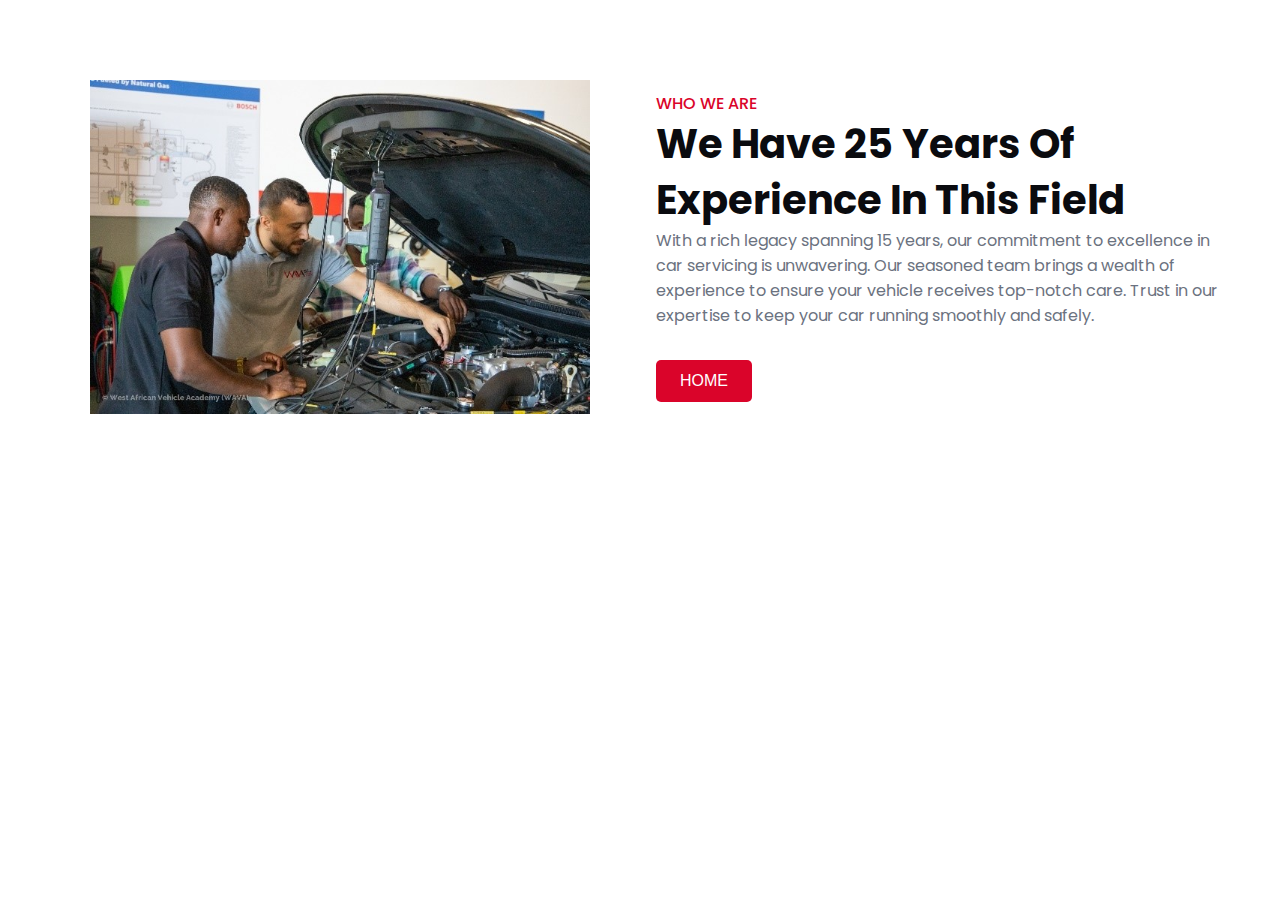
<file: about.html>
<!DOCTYPE html>
<html lang="en">
<head>
    <meta charset="UTF-8">
    <meta name="viewport" content="width=device-width, initial-scale=1.0">
    <title>About section</title>
    <link rel="stylesheet" href="style.css">
</head>
<body>
    
    <section class="section__container experience__container" id="about">
        <div class="experience__image">
          <img src="assets/auto.jpg" alt="experience" />
        </div>
        <div class="experience__content">
          <p class="section__subheader">WHO WE ARE</p>
          <h2 class="section__header">
            We Have 25 Years Of Experience In This Field
          </h2>
          <p class="section__description">
            With a rich legacy spanning 15 years, our commitment to excellence in
            car servicing is unwavering. Our seasoned team brings a wealth of
            experience to ensure your vehicle receives top-notch care. Trust in
            our expertise to keep your car running smoothly and safely.
          </p>
          <a href="index.html">
          <button class="btn">HOME</button>
        </a>
        </div>
      </section>
</body>
</html>
</file>
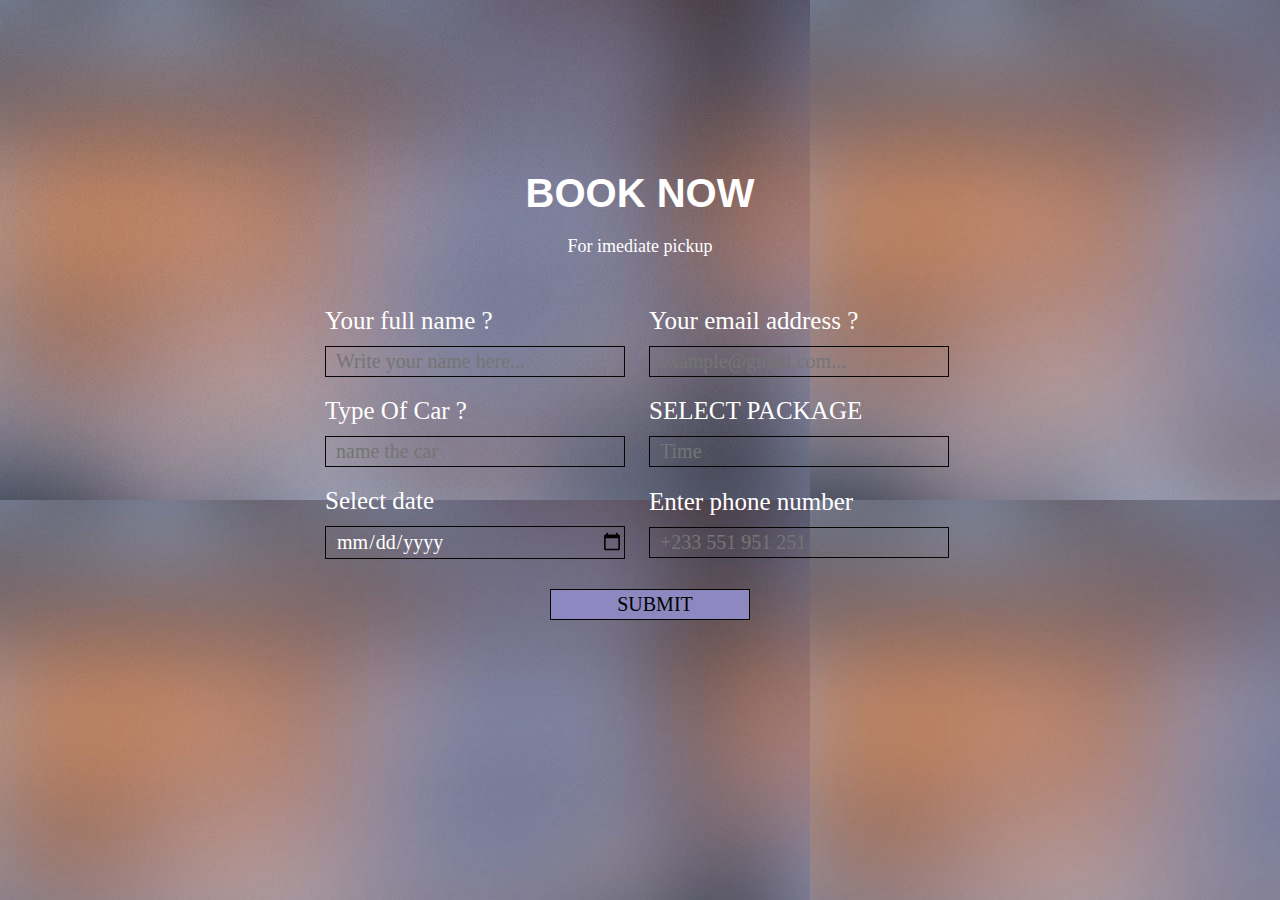
<file: booking.html>
<!DOCTYPE html>
<html lang="en">

<head>
    <meta charset="UTF-8">
    <meta http-equiv="X-UA-Compatible" content="IE=edge">
    <meta name="viewport" content="width=device-width, initial-scale=1.0">
    <link rel="stylesheet" href="style.css">
    <title>Bookings</title>
</head>

<body class="main_bg">
    <div class="form">
        <div class="form-text">
            <h1>BOOK NOW</h1>
            <p>For imediate pickup</p>
        </div>
        <div class="main-form">
            <form action="index.php" method="get">
                <div>
                    <span>Your full name ?</span>
                    <input type="text" name="name" id="name" placeholder="Write your name here..." required>
                </div>
                <div>
                    <span>Your email address ?</span>
                    <input type="email" name="name" id="name" placeholder="example@gmail.com..." required> 
                </div>
                <div>
                    <!-- <---this is the select option--->
                        <span>Type Of Car ?</span>
                        <input type="text" name="time" id="time" placeholder="name the car" required>
                    <!-- <---this is the select option--->
                </div>

                <div>
                    <span>SELECT PACKAGE </span>
                    <input type="text" name="time" id="time" placeholder="Time" required>
                </div>
                <div>
                    <span>Select date</span>
                    <input type="date" name="date" id="date" placeholder="date" required>
                </div>
                <div>
                    <span>Enter phone number</span>
                    <input type="number" name="number" id="number" placeholder="+233 551 951 251" required>
                </div>
                <div id="submit">
                    <input type="submit" value="SUBMIT" id="submit">
                </div>


            </form>
        </div>
    </div>
</body>

</html>
</body>
</html>
</file>
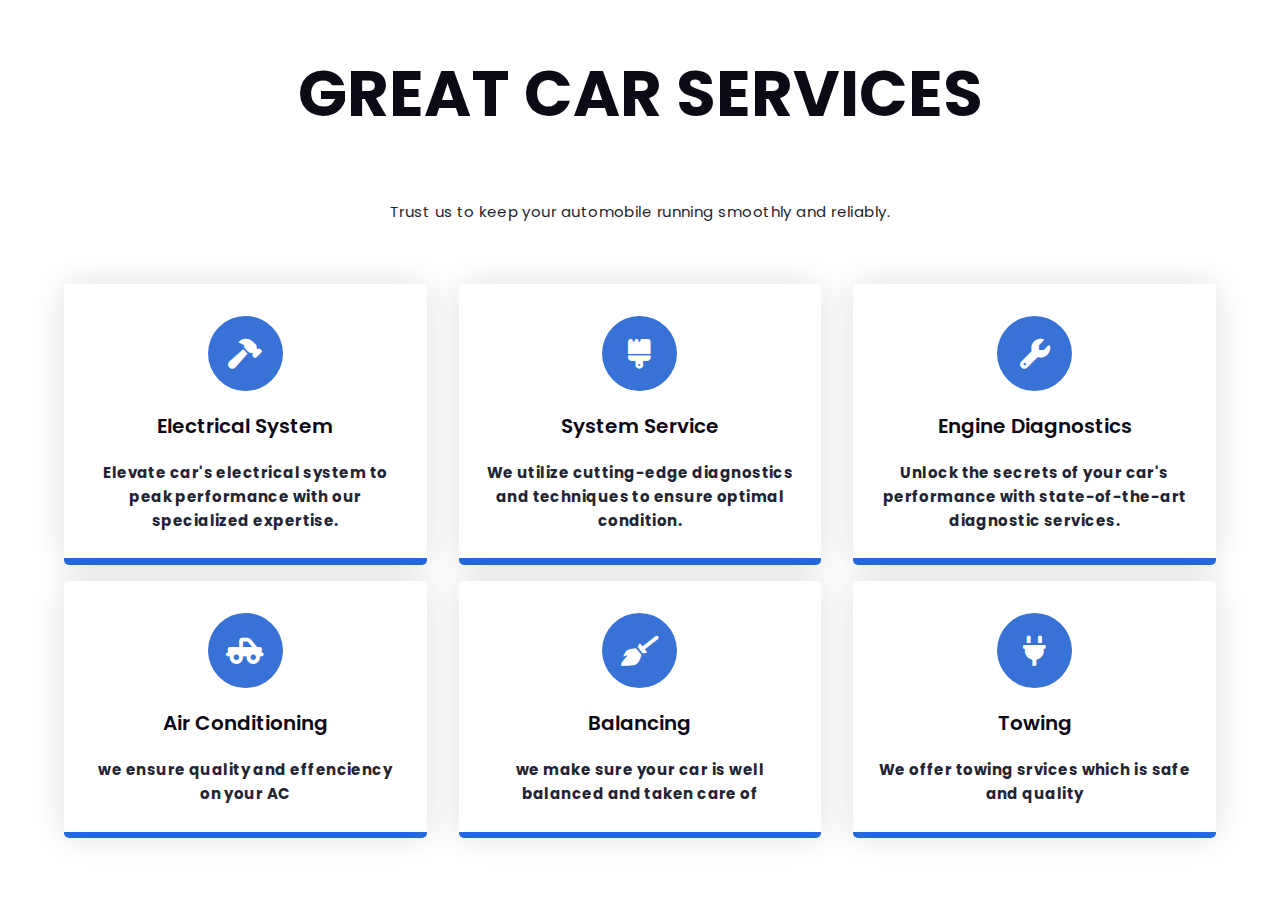
<file: service.html>
<!DOCTYPE html>
<html lang="en">
  <head>
    <meta name="viewport" content="width=device-width, initial-scale=1.0" />
    <title> Services Section</title>
    <!-- Font Awesome CDN-->
    <link
      rel="stylesheet"
      href="https://cdnjs.cloudflare.com/ajax/libs/font-awesome/6.0.0-beta3/css/all.min.css"
    />
    <!-- Google Font -->
    <link
      href="https://fonts.googleapis.com/css2?family=Poppins:wght@400;500;600&display=swap"
      rel="stylesheet"
    />
    <!-- Stylesheet -->
    <link rel="stylesheet" href="styles2.css" />
  </head>
  <body>
    <section>
      <div class="row">
        <h1 class="section-heading">GREAT CAR SERVICES</h>
      </div>
      <p class="section__description">
        Trust us to keep your automobile running smoothly and reliably.
      </p>
      <div class="row">
        <div class="column">
          <div class="card">
            <div class="icon-wrapper">
              <i class="fas fa-hammer"></i>
            </div>
            <h3>Electrical System</h3>
            <p>
              Elevate car's electrical system to peak performance with our
              specialized expertise.
            </p>
          </div>
        </div>
        <div class="column">
          <div class="card">
            <div class="icon-wrapper">
              <i class="fas fa-brush"></i>
            </div>
            <h3> System Service </h3>
            <p>
              We utilize cutting-edge diagnostics and techniques to ensure
              optimal condition.
            </p>
          </div>
        </div>
        <div class="column">
          <div class="card">
            <div class="icon-wrapper">
              <i class="fas fa-wrench"></i>
            </div>
            <h3>Engine Diagnostics</h3>
            <p>
              Unlock the secrets of your car's performance with state-of-the-art
              diagnostic services.
            </p>
          </div>
        </div>
        <div class="column">
          <div class="card">
            <div class="icon-wrapper">
              <i class="fas fa-truck-pickup"></i>
            </div>
            <h3>Air Conditioning</h3>
            <p>
              we ensure quality and effenciency on your AC
            </p>
          </div>
        </div>
        <div class="column">
          <div class="card">
            <div class="icon-wrapper">
              <i class="fas fa-broom"></i>
            </div>
            <h3>Balancing</h3>
            <p>
             we make sure your car is well balanced and taken care of
            </p>
          </div>
        </div>
        <div class="column">
          <div class="card">
            <div class="icon-wrapper">
              <i class="fas fa-plug"></i>
            </div>
            <h3>Towing</h3>
            <p>
             We offer towing srvices which is safe and quality
            </p>
          </div>
        </div>
      </div>
    </section>
  </body>
</html>
</file>
<file: style.css>
@import url("https://fonts.googleapis.com/css2?family=Poppins:wght@400;500;600;700&display=swap");

:root {
  --primary-color: #da042a;
  --primary-color-dark: #c00427;
  --secondary-color: #15151f;
  --secondary-color-dark: #0a0b0f;
  --text-light: #6b7280;
  --extra-light: #f8f7fd;
  --white: #ffffff;
  --max-width: 1200px;
}

* {
  padding: 0;
  margin: 0;
  box-sizing: border-box;
}


.section__container {
  max-width: var(--max-width);
  margin: auto;
  padding: 5rem 1rem;
}

.section__subheader {
  font-size: 1rem;
  font-weight: 500;
  color: var(--primary-color);
}

.section__header {
  font-size: 2.5rem;
  font-weight: 700;
  line-height: 3.5rem;
  color: var(--secondary-color-dark);
}

.section__description {
  margin-bottom: 2rem;
  color: var(--text-light);
}

.btn {
  padding: 0.75rem 1.5rem;
  font-size: 1rem;
  color: var(--white);
  background-color: var(--primary-color);
  outline: none;
  border: none;
  border-radius: 5px;
  transition: 0.3s;
  cursor: pointer;
}

.btn:hover {
  background-color: blue;
}

img {
  width: 100%;
  display: flex;
}

.logo img {
  max-width: 150px;
}

a {
  text-decoration: none;
}

ul {
  list-style: none;
}

html,
body {
  scroll-behavior: smooth;
}

body {
  font-family: "Poppins", sans-serif;
}

.header {
  padding-block: 5rem;
  background-image: linear-gradient(rgba(0, 0, 0, 0.5), rgba(0, 0, 0, 0.5)),
    url("assets/header.jpg");
  background-size: cover;
  background-position: center center;
  background-repeat: no-repeat;
}


/*nav section*/
nav {
  position: fixed;
  isolation: isolate;
  top: 0;
  width: 100%;
  max-width: var(--max-width);
  margin: auto;
  z-index: 9;
}

.nav__bar {
  padding: 1rem;
  display: flex;
  align-items: center;
  justify-content: space-between;
  gap: 2rem;
  background-color: var(--secondary-color-dark);
}

.nav__menu__btn {
  font-size: 1.5rem;
  color: var(--white);
  cursor: pointer;
}

.nav__links {
  position: absolute;
  width: 100%;
  padding: 2rem;
  display: flex;
  flex-direction: column;
  align-items: center;
  gap: 2rem;
  background-color: var(--secondary-color);
  transform: translateY(-100%);
  transition: 0.5s;
  z-index: -1;
}

.nav__links.open {
  transform: translateY(0);
}

.nav__links a {
  color: var(--white);
  transition: 0.3s;
}

.nav__links a:hover {
  color: var(--primary-color);
}

.header__content {
  max-width: 600px;
}

.header__content h1 {
  margin-bottom: 2rem;
  font-size: 3rem;
  font-weight: 600;
  line-height: 4rem;
  color: var(--white);
}

.banner__container {
  display: grid;
  grid-auto-rows: minmax(0, 350px);
}

.banner__card {
  padding: 5rem 2rem;
  display: grid;
  place-content: center;
}

.banner__card:nth-child(1) {
  background-color: var(--secondary-color);
}

.banner__card:nth-child(2) {
  background-color: var(--secondary-color-dark);
}

.banner__card h4 {
  max-width: 300px;
  margin: auto;
  font-size: 1.2rem;
  font-weight: 600;
  color: var(--white);
}

.banner__image img {
  height: 100%;
  object-fit: cover;
}


/*experince section*/
.experience__container {
  display: grid;
  gap: 2rem;
}

.experience__image img {
  max-width: 500px;
  margin: auto;
}


/* service section*/
.service {
  background-color: var(--extra-light);
}

.service__container {
  text-align: center;
}

.service__grid {
  margin-top: 4rem;
  display: grid;
  gap: 4rem 2rem;
}

.service__card img {
  max-width: 150px;
  margin-inline: auto;
  margin-bottom: 1rem;
  border-radius: 100%;
  box-shadow: 5px 5px 20px rgba(0, 0, 0, 0.2);
}

.service__card h4 {
  margin-bottom: 0.5rem;
  font-size: 1.2rem;
  font-weight: 600;
  color: var(--secondary-color-dark);
}

.service__card p {
  color: var(--text-light);
}


/*customize section*/
.customisation {
  background-image: linear-gradient(rgba(0, 0, 0, 0.7), rgba(0, 0, 0, 0.7)),
    url("assets/customisation.jpg");
  background-size: cover;
  background-position: center center;
  background-repeat: no-repeat;
}

.customisation__container {
  text-align: center;
}

.customisation__container :is(.section__header, .section__description) {
  max-width: 750px;
  margin: auto;
  color: var(--white);
}

.customisation__grid {
  margin-top: 4rem;
  display: grid;
  gap: 4rem 2rem;
}

.customisation__card h4 {
  font-size: 3rem;
  font-weight: 700;
  color: var(--white);
}

.customisation__card p {
  color: var(--white);
}


/*price section*/
.price__container {
  text-align: center;
}

.price__grid {
  margin-top: 4rem;
  display: grid;
  gap: 2rem 1rem;
}

.price__card {
  position: relative;
  overflow: hidden;
  padding: 4rem 1rem;
  border-top: 5px solid var(--extra-light);
  border-radius: 10px;
  box-shadow: 5px 5px 20px rgba(0, 0, 0, 0.2);
  transition: 0.3s;
}

.price__card:hover {
  border-color: rgb(48, 48, 207);
  background-color: var(--extra-light);
}

.price__card__ribbon {
  position: absolute;
  width: fit-content;
  top: 2rem;
  right: -4.5rem;
  transform: rotate(45deg);
  padding: 5px 5rem;
  font-size: 0.9rem;
  color: var(--white);
  background-color: var(--primary-color);
  transition: 0.3s;
}

.price__card:hover .price__card__ribbon {
  font-size: 1rem;
}

.price__card h4 {
  font-size: 1.2rem;
  font-weight: 600;
  color: var(--secondary-color-dark);
}

.price__card h3 {
  margin-bottom: 1rem;
  font-size: 2.5rem;
  font-weight: 600;
  color: var(--secondary-color-dark);
  transition: 0.3s;
}

.price__card h3 sup {
  font-size: 1.2rem;
  font-weight: 500;
  color: var(--text-light);
}

.price__card:hover h3 {
  color: var(--primary-color);
}

.price__card p {
  margin-bottom: 1rem;
  color: var(--text-light);
}

.price__card .btn {
  margin-top: 1rem;
  min-width: 150px;
}


/*contact section*/
.contact {
  background-image: linear-gradient(rgba(0, 0, 0, 0.7), rgba(0, 0, 0, 0.7)),
    url("assets/contact.jpg");
  background-size: cover;
  background-position: center center;
  background-repeat: no-repeat;
}

.contact__container :is(.section__header, .section__description) {
  color: var(--white);
}

.contact__btns {
  display: flex;
  align-items: center;
  gap: 1rem;
}

.contact__btns .btn:nth-child(1) {
  background-color: transparent;
  border: 2px solid var(--white);
}

.contact__btns .btn:nth-child(2) {
  color: var(--primary-color);
  background-color: var(--white);
  border: 2px solid var(--white);
}



/*client section*/
.testimonial__container {
  text-align: center;
}

.swiper {
  width: 100%;
  margin-top: 4rem;
  padding-bottom: 4rem;
}

.testimonial__card {
  max-width: 600px;
  margin: auto;
}

.testimonial__card img {
  max-width: 100px;
  margin: auto;
  margin-bottom: 1rem;
  border-radius: 100%;
  box-shadow: 5px 5px 20px rgba(0, 0, 0, 0.2);
}

.testimonial__card p {
  margin-top: 2rem;
  margin-bottom: 1rem;
  color: var(--secondary-color-dark);
}

.testimonial__card h4 {
  font-size: 1.2rem;
  font-weight: 500;
  color: var(--primary-color);
}


/*footer section*/
.footer {
  background-color: var(--secondary-color-dark);
}


/*suscribe form in footer*/
.subscribe__container {
  padding-bottom: 0;
  display: grid;
  gap: 2rem;
}

.subscribe__content .section__header {
  color: var(--white);
}

.subscribe__form form {
  width: 100%;
  max-width: 400px;
  margin-left: auto;
  display: flex;
  align-items: center;
  gap: 1rem;
}

.subscribe__form input {
  width: 100%;
  padding: 0.75rem 1rem;
  outline: none;
  border: none;
  border-radius: 5px;
}

.footer__container {
  display: grid;
  gap: 4rem 2rem;
}

.footer__logo {
  margin-bottom: 2rem;
}

.footer__socials {
  display: flex;
  align-items: center;
  gap: 1rem;
}

.footer__socials a {
  padding: 5px 10px;
  font-size: 1.25rem;
  color: var(--text-light);
  background-color: var(--secondary-color);
  border-radius: 100%;
  transition: 0.3s;
}

.footer__socials a:hover {
  color: var(--primary-color);
  background-color: var(--white);
}

.footer__col h4 {
  margin-bottom: 2rem;
  font-size: 1.2rem;
  font-weight: 600;
  color: var(--white);
}

.footer__links li {
  margin-bottom: 1rem;
}

.footer__links a {
  color: var(--text-light);
  transition: 0.3s;
}

.footer__links a:hover {
  color: var(--white);
}

.footer__links p {
  color: var(--text-light);
}

.footer__links p span {
  font-weight: 500;
  color: var(--white);
}

.footer__bar {
  padding: 1rem;
  font-size: 0.8rem;
  color: var(--white);
  background-color: var(--secondary-color);
  text-align: center;
}

@media (width > 480px) {
  .header__content h1 {
    font-size: 4rem;
    line-height: 5rem;
  }

  .banner__container {
    grid-template-columns: repeat(2, 1fr);
  }

  .banner__image {
    grid-column: 1/3;
  }

  .service__grid {
    grid-template-columns: repeat(2, 1fr);
  }

  .customisation__grid {
    grid-template-columns: repeat(2, 1fr);
  }

  .price__grid {
    grid-template-columns: repeat(2, 1fr);
  }

  .footer__container {
    grid-template-columns: repeat(2, 1fr);
  }

  .footer__col:first-child {
    grid-column: 1/3;
  }
}

@media (width > 768px) {
  nav {
    padding: 2rem 1rem;
    position: static;
    display: flex;
    align-items: center;
    justify-content: space-between;
  }

  .nav__bar {
    padding: 0;
    background-color: transparent;
  }

  .nav__menu__btn {
    display: none;
  }

  .nav__links {
    padding: 0;
    width: unset;
    position: static;
    transform: none;
    flex-direction: row;
    background-color: transparent;
  }

  .header {
    padding-top: 0;
  }

  .header__content h1 {
    font-size: 5rem;
    line-height: 6rem;
  }

  .banner__container {
    grid-template-columns: repeat(4, 1fr);
  }

  .banner__image {
    grid-column: 3/5;
  }

  .experience__container {
    grid-template-columns: repeat(2, 1fr);
    align-items: center;
  }

  .service__grid {
    grid-template-columns: repeat(4, 1fr);
  }

  .customisation__grid {
    grid-template-columns: repeat(4, 1fr);
  }

  .price__grid {
    grid-template-columns: repeat(3, 1fr);
  }

  .contact__container {
    display: grid;
    grid-template-columns: repeat(2, 1fr);
  }

  .contact__content {
    grid-column: 2/3;
  }

  .subscribe__container {
    grid-template-columns: repeat(2, 1fr);
    align-items: center;
  }

  .footer__container {
    grid-template-columns: repeat(4, 1fr);
  }

  .footer__col:first-child {
    max-width: 400px;
  }
}

@media (width > 1024px) {
  .price__grid {
    gap: 2rem;
  }
}


/*booking form*/
.main_bg{
  background-image:url(assets/bookBg.jpg);
  max-width: 1280px;
  height: 800px;
  display: flex;
  justify-content: center;
  align-items: center;
  margin: 0 auto;
}
.form{
  width: 650px;
}

.form-text{
  text-align: center;
  margin: 0 0 40px 0;
}
.form-text h1 span img{
  margin: 0 10px;

}
.form-text h1{
  color: #fff;
  font-family: Arial, Helvetica, sans-serif;
  font-size: 40px;
  margin-bottom: 20px;
}
.form-text p{
  color: #fff;
  font-family: 'Akaya Telivigala', cursive;
  font-size: large;
}

.main-form div{
  margin: 10px 10px;
  width: 300px;
  display: inline-block;
}
.main-form div input {
  width: 100%;
  font-family: 'Akaya Telivigala', cursive;
  background: none;
  border: 1px solid #050503;;
  font-size: 20px;
  color: #fff;
  outline: none;
  padding: 3px 0 3px 10px;
  margin-top: 10px;
}
.main-form div select{
  width: 104%;
  font-family: 'Akaya Telivigala', cursive;
  background: none;
  border: 1px solid #ffca00;;
  font-size: 20px;
  color: #fff;
  outline: none;
  padding: 3px 0 3px 10px;
  margin-top: 10px;
}
.main-form div span{
  width: 100%;
  font-family: 'Akaya Telivigala', cursive;
  color: #fff;
  font-size: 25px;
}

#submit{
  width: 100%;
  text-align: center;
}
#submit input{
  font-family: 'Akaya Telivigala', cursive;
  width: 200px;
  background-color: rgb(141, 137, 192) !important;
  color: black !important;
  transition: all .3s;
}
#submit input:hover{
  font-family: 'Akaya Telivigala', cursive;
  width: 200px;
  background-color: black !important;
  color: #fff !important;
}
#submit input:active{
  font-size: 19px;
  background-color: rgb(46, 20, 5) !important;
  color: #fff !important;
}


@media screen and (max-width:710px) {
  .main-form{
      text-align: center;
  }
}
</file>
<file: styles2.css>
/* css for client page*/

* {
    padding:0;
    margin: 0;
    box-sizing: border-box;
    font-family: "Poppins", sans-serif;
  }

  section {
    height: 100vh;
    width: 100%;
    display: grid;
    place-items: center;
  }
  .row {
    display: flex;
    flex-wrap: wrap;
  }
  .column {
    width: 100%;
    padding: 0 1em 1em 1em;
    text-align: center;
    font-weight: bold;
  }
  .card {
    width: 100%;
    height: 100%;
    padding: 2em 1.5em;
    background: linear-gradient(#ffffff 50%, #2369da 50%);
    background-size: 100% 200%;
    background-position: 0 2.5%;
    border-radius: 5px;
    box-shadow: 0 0 35px rgba(0, 0, 0, 0.12);
    cursor: pointer;
    transition: 0.5s;
  }
  h3 {
    font-size: 20px;
    font-weight: 600;
    color: #0d0a16;
    margin: 1em 0;
  }
  p {
    color: #232433;
    font-size: 15px;
    line-height: 1.6;
    letter-spacing: 0.03em;
  }
  .icon-wrapper {
    background-color: #3872d6;
    position: relative;
    margin: auto;
    font-size: 30px;
    height: 2.5em;
    width: 2.5em;
    color: #ffffff;
    border-radius: 50%;
    display: grid;
    place-items: center;
    transition: 0.5s;
  }
  .card:hover {
    background-position: 0 100%;
  }
  .card:hover .icon-wrapper {
    background-color: #ffffff;
    color: #4481e4;
  }
  .card:hover h3 {
    color: #ffffff;
  }
  .card:hover p {
    color: #f0f0f0;
  }
  @media screen and (min-width: 768px) {
    section {
      padding: 0 2em;
    }
    .column {
      flex: 0 50%;
      max-width: 50%;
    }
  }
  @media screen and (min-width: 992px) {
    section {
      padding: 1em 3em;
    }
    .column {
      flex: 0 0 33.33%;
      max-width: 33.33%;
    }
  }



/* css for service page*/
  @import url("https://fonts.googleapis.com/css2?family=Roboto:wght@400;500;700&display=swap");

:root {
  --primary-color: #4509e9;
  --primary-color-dark: #fe6769;
  --text-dark: #333333;
  --white: #ffffff;
  
}

* {
  padding: 0;
  margin: 0;
  box-sizing: border-box;
}

body {
  font-family: "Roboto", sans-serif;
}

header {
  background-image: url("assets/bg.jpg");
  background-position: bottom center;
  background-repeat: no-repeat;
  background-size: cover;
  min-height: 100vh;
  display: flex;
}

.section-heading{
  font-size: 4rem;
  color: #0d0a16;
}

.container {
  max-width: 1200px;
  margin: auto;
  padding: 1rem;
  display: grid;
  grid-template-columns: repeat(2, 1fr);
  gap: 10rem;
}

.container__left h1 {
  margin-bottom: 2rem;
  font-size: 2.5rem;
  font-weight: 500;
  color: var(--primary-color);
}

.container__left p {
  color: var(--text-dark);
  margin-bottom: 1rem;
}

.container__left button {
  padding: 1rem 2rem;
  margin-top: 1rem;
  outline: none;
  border: none;
  border-radius: 5px;
  background: linear-gradient(
    to right,
    var(--primary-color),
    var(--primary-color-dark)
  );
  color: var(--white);
  font-size: 1rem;
  cursor: pointer;
}

.container__right {
  display: grid;
  gap: 2rem;
}


.card img {
  max-width: 75px;
  border-radius: 100%;
}

.card__content {
  display: flex;
  gap: 1rem;
}

.card__content span i {
  font-size: 2rem;
  color: var(--primary-color);
}

.card__details p {
  font-style: italic;
  color: var(--text-dark);
  margin-bottom: 1rem;
}

.card__details h4 {
  text-align: right;
  color: var(--primary-color);
  font-size: 1rem;
  font-weight: 500;
}

@media (width < 1200px) {
  .container {
    gap: 3rem;
  }
}

@media (width < 900px) {
  .container {
    grid-template-columns: repeat(1, 1fr);
  }

  .container__right {
    grid-template-columns: repeat(2, 1fr);
  }
}

@media (width < 750px) {
  .container__right {
    grid-template-columns: repeat(1, 1fr);
  }
}
</file>
